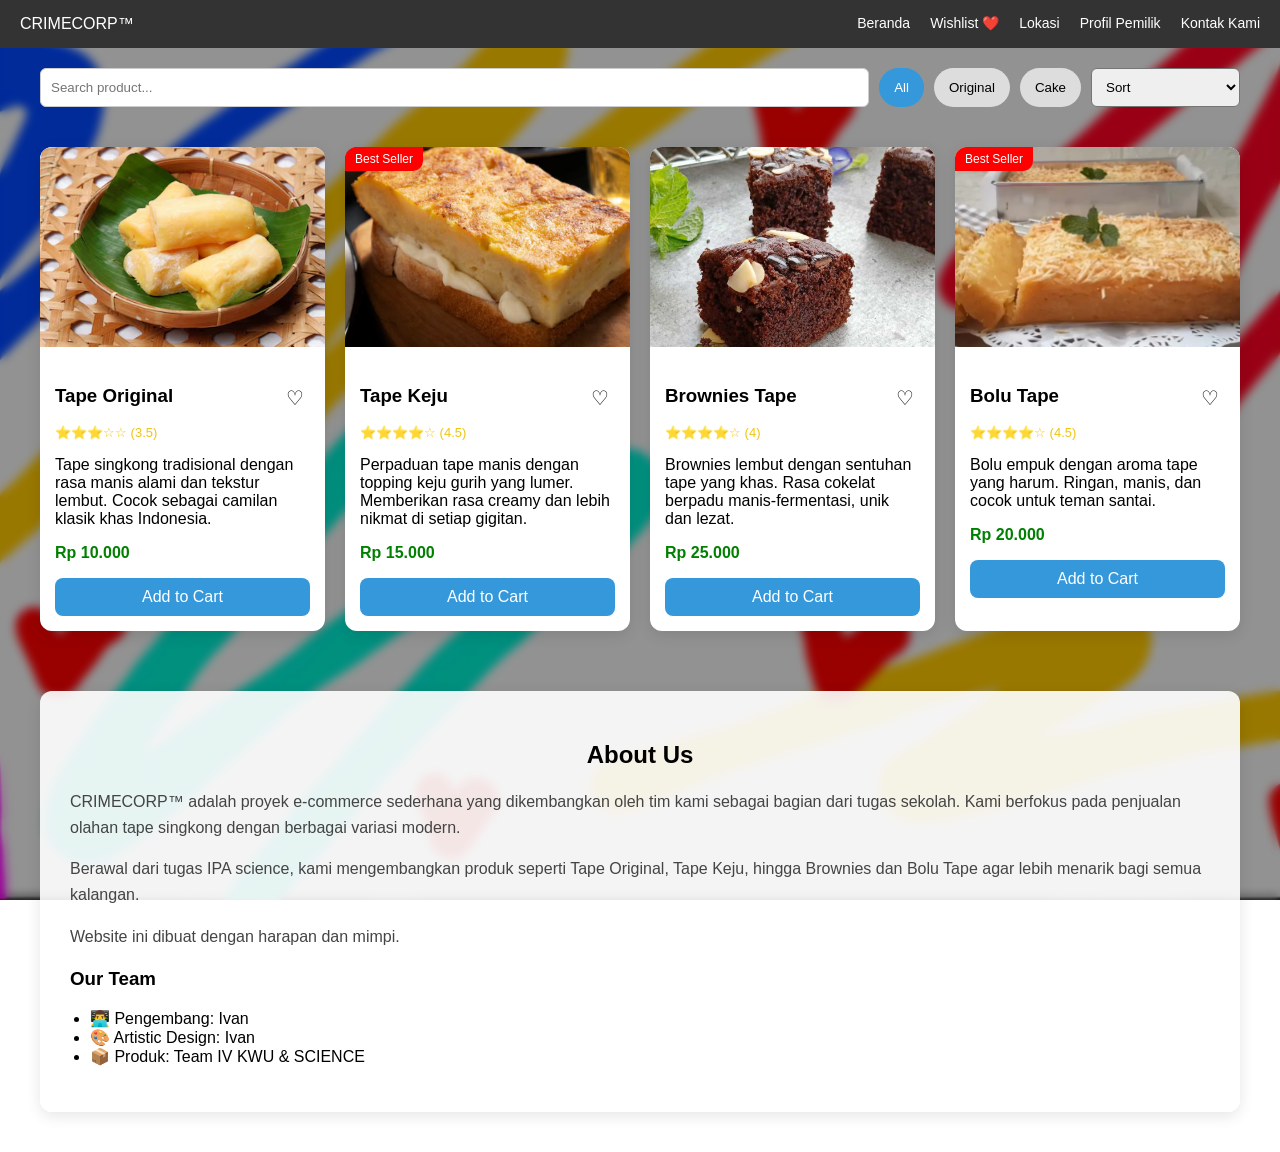
<file: index.html>
<!DOCTYPE html>
<html lang="en">
<head>
<meta charset="UTF-8">
<meta name="viewport" content="width=device-width, initial-scale=1.0">
<title>CRIMECORP-COMMERCE</title>
<link rel="stylesheet" href="2Live.css">

<style>
body {
    margin: 0;
    font-family: Arial;
    background: #f4f4f4;
}

/* Navbar */
.navbar {
    display: flex;
    justify-content: space-between;
    background: #333;
    padding: 15px 20px;
    color: white;
}

/* FILTER BAR */
.filter-bar {
    padding: 20px 40px;
    display: flex;
    gap: 10px;
    flex-wrap: wrap;
}

.filter-bar input {
    padding: 10px;
    border-radius: 6px;
    border: 1px solid #ccc;
    flex: 1;
}

/* Category buttons */
.category-btn {
    padding: 10px 15px;
    border: none;
    border-radius: 20px;
    background: #ddd;
    cursor: pointer;
}

.category-btn.active {
    background: #3498db;
    color: white;
}

/* Sort */
select {
    padding: 10px;
    border-radius: 6px;
}

/* GRID */
.container {
    padding: 20px 40px;
    display: grid;
    grid-template-columns: repeat(auto-fit, minmax(250px, 1fr));
    gap: 20px;
}

/* CARD */

.card {
    background: white;
    border-radius: 12px;
    overflow: hidden;
    box-shadow: 0 4px 15px rgba(0,0,0,0.1);
    transition: 0.3s;
}

.card:hover {
    transform: translateY(-5px) scale(1.02);
}

.card img {
    width: 100%;
    height: 200px;
    object-fit: cover;
}

.card-content {
    padding: 15px;
}

.card-price {
    color: green;
    font-weight: bold;
}

.card-btn {
    display: block;
    text-align: center;
    background: #3498db;
    color: white;
    padding: 10px;
    border-radius: 8px;
    text-decoration: none;
    margin-top: 10px;
}

.card-btn:hover {
    background: #2980b9;
}

/* NO RESULT */
#no-result {
    text-align: center;
    display: none;
    padding: 20px;
    font-weight: bold;
}
body {
    background: url("BG_img-TIK.jpg") no-repeat center center fixed;
    background-size: cover;
}
</style>
</head>

<body>

<!-- NAVBAR -->
<div class="navbar">
    <div class="logo">CRIMECORP™</div>

    <div class="nav-menu">
        <a href="Work2 copy.html">Beranda</a>
        <a href="Wish4list.html">Wishlist ❤️</a>
        <a href="https://www.google.com/maps/place/SMP+Muhammadiyah+2+Taman+%7C+Sekolah+SMP+Swasta+Islami+Terbaik,+Favorit,+Unggulan+di+Sidoarjo,+Surabaya+Jawa+Timur/@-7.344207,112.6940071,17z/data=!3m1!4b1!4m6!3m5!1s0x2dd7fcb6ba9e3181:0xd019f183504ca26d!8m2!3d-7.344207!4d112.696582!16s%2Fg%2F1jkw627z9?entry=ttu&g_ep=EgoyMDI2MDQyMC4wIKXMDSoASAFQAw%3D%3D">Lokasi</a>
        <a href="https://www.youtube.com/@Tavish-Finnegan">Profil Pemilik</a>
        <a href="https://discord.gg/gaqRz28hJv">Kontak Kami</a>
    </div>
</div>

<!-- FILTER BAR -->
<div class="filter-bar">

    <!-- Search -->
    <input type="text" id="search" placeholder="Search product...">

    <!-- Category buttons -->
    <button class="category-btn active" data-cat="all">All</button>
    <button class="category-btn" data-cat="original">Original</button>
    <button class="category-btn" data-cat="cake">Cake</button>

    <!-- Sort -->
    <select id="sort">
        <option value="default">Sort</option>
        <option value="low">Price Low → High</option>
        <option value="high">Price High → Low</option>
    </select>

</div>

<!-- PRODUCTS -->
<div class="container" id="product-list">

    <div class="card" data-category="original" data-price="10000">
        <img src="tape-atau-tapai-singkong-adalah-makanan-tradisional-camilan-dari-indonesia-yang-terbuat-dari-singkong-yang-difermentasi_431906-3157.avif">
        <div class="card-content">
            <h3 class="card-title">Tape Original
                <button class="wishlist-btn">♡</button>
            </h3>
            <p class="rating">⭐⭐⭐☆☆ (3.5)</p>
            <p>Tape singkong tradisional dengan rasa manis alami dan tekstur lembut. 
                Cocok sebagai camilan klasik khas Indonesia.</p>
            <p class="card-price">Rp 10.000</p>
            <a href="checkout2.html" class="card-btn">Add to Cart</a>
        </div>
    </div>

    <!-- CARD 3 -->
<div class="card" data-category="original" data-price="15000">
    <div class="badge">Best Seller</div>
    <img src="TapeKeju">
    <div class="card-content">
        <h3 class="card-title">Tape Keju
            <button class="wishlist-btn">♡</button>
        </h3>
        <p class="rating">⭐⭐⭐⭐☆ (4.5)</p>
        <p>Perpaduan tape manis dengan topping keju gurih yang lumer. 
            Memberikan rasa creamy dan lebih nikmat di setiap gigitan.</p>
        <p class="card-price">Rp 15.000</p>
        <a href="checkout4.html" class="card-btn">Add to Cart</a>
    </div>
</div>

<!-- CARD 4 -->
<div class="card" data-category="cake" data-price="25000">
    <img src="TapeBrownies">
    <div class="card-content">
        <h3 class="card-title">Brownies Tape
            <button class="wishlist-btn">♡</button>
        </h3>
        <p class="rating">⭐⭐⭐⭐☆ (4)</p>
        <p>Brownies lembut dengan sentuhan tape yang khas. 
            Rasa cokelat berpadu manis-fermentasi, unik dan lezat.</p>
        <p class="card-price">Rp 25.000</p>
        <a href="checkout5.html" class="card-btn">Add to Cart</a>
    </div>
</div>

    <div class="card" data-category="cake" data-price="20000">
        <div class="badge">Best Seller</div>
        <img src="tape bolu yes.webp">
        <div class="card-content">
            <h3 class="card-title">Bolu Tape
                <button class="wishlist-btn">♡</button>
            </h3>
            <p class="rating">⭐⭐⭐⭐☆ (4.5)</p>
            <p>Bolu empuk dengan aroma tape yang harum. 
                Ringan, manis, dan cocok untuk teman santai.</p>
            <p class="card-price">Rp 20.000</p>
            <a href="checkout3.html" class="card-btn">Add to Cart</a>
        </div>
    </div>

</div>

<div id="no-result">No products found 😢</div>

<section class="about">
    <h1 style="text-align: center;">About Us</h1>

    <p>
        CRIMECORP™ adalah proyek e-commerce sederhana yang dikembangkan oleh tim kami 
        sebagai bagian dari tugas sekolah. Kami berfokus pada penjualan olahan 
        tape singkong dengan berbagai variasi modern.
    </p>

    <p>
        Berawal dari tugas IPA science, kami mengembangkan produk seperti
        Tape Original, Tape Keju, hingga Brownies  dan Bolu Tape agar lebih 
        menarik bagi semua kalangan.
    </p>

    <p>
        Website ini dibuat dengan harapan dan mimpi.
    </p>

    <h3>Our Team</h3>
    <ul>
        <li>👨‍💻 Pengembang: Ivan</li>
        <li>🎨 Artistic Design: Ivan</li>
        <li>📦 Produk: Team IV KWU & SCIENCE</li>
    </ul>
</section>

<!-- SCRIPT -->
<script>
const search = document.getElementById("search");
const buttons = document.querySelectorAll(".category-btn");
const cards = document.querySelectorAll(".card");
const sort = document.getElementById("sort");
const container = document.getElementById("product-list");
const noResult = document.getElementById("no-result");

let currentCategory = "all";

/* FILTER */
function filterProducts() {
    let visibleCount = 0;

    cards.forEach(card => {
        const title = card.querySelector(".card-title").textContent.toLowerCase();
        const category = card.dataset.category;

        const matchSearch = title.includes(search.value.toLowerCase());
        const matchCategory = currentCategory === "all" || category === currentCategory;

        if (matchSearch && matchCategory) {
            card.style.display = "block";
            visibleCount++;
        } else {
            card.style.display = "none";
        }
    });

    noResult.style.display = visibleCount === 0 ? "block" : "none";
}

/* CATEGORY BUTTON */
buttons.forEach(btn => {
    btn.addEventListener("click", () => {
        buttons.forEach(b => b.classList.remove("active"));
        btn.classList.add("active");

        currentCategory = btn.dataset.cat;
        filterProducts();
    });
});

/* SEARCH */
search.addEventListener("input", filterProducts);

/* SORT */
sort.addEventListener("change", () => {
    const sorted = Array.from(cards).sort((a, b) => {
        const priceA = parseInt(a.dataset.price);
        const priceB = parseInt(b.dataset.price);

        if (sort.value === "low") return priceA - priceB;
        if (sort.value === "high") return priceB - priceA;
        return 0;
    });

    sorted.forEach(card => container.appendChild(card));
});

// WISHLIST SYSTEM
const wishlistButtons = document.querySelectorAll(".wishlist-btn");

// Load saved wishlist
let wishlist = JSON.parse(localStorage.getItem("wishlist")) || [];

wishlistButtons.forEach((btn, index) => {
    const card = btn.closest(".card");
    const title = card.querySelector(".card-title").textContent;

    // Check if already saved
    if (wishlist.includes(title)) {
        btn.classList.add("active");
        btn.textContent = "♥";
    }

    btn.addEventListener("click", () => {
        if (wishlist.includes(title)) {
            // Remove
            wishlist = wishlist.filter(item => item !== title);
            btn.classList.remove("active");
            btn.textContent = "♡";
        } else {
            // Add
            wishlist.push(title);
            btn.classList.add("active");
            btn.textContent = "♥";
        }

        localStorage.setItem("wishlist", JSON.stringify(wishlist));
    });
});

</script>

</body>
</html>
</file>
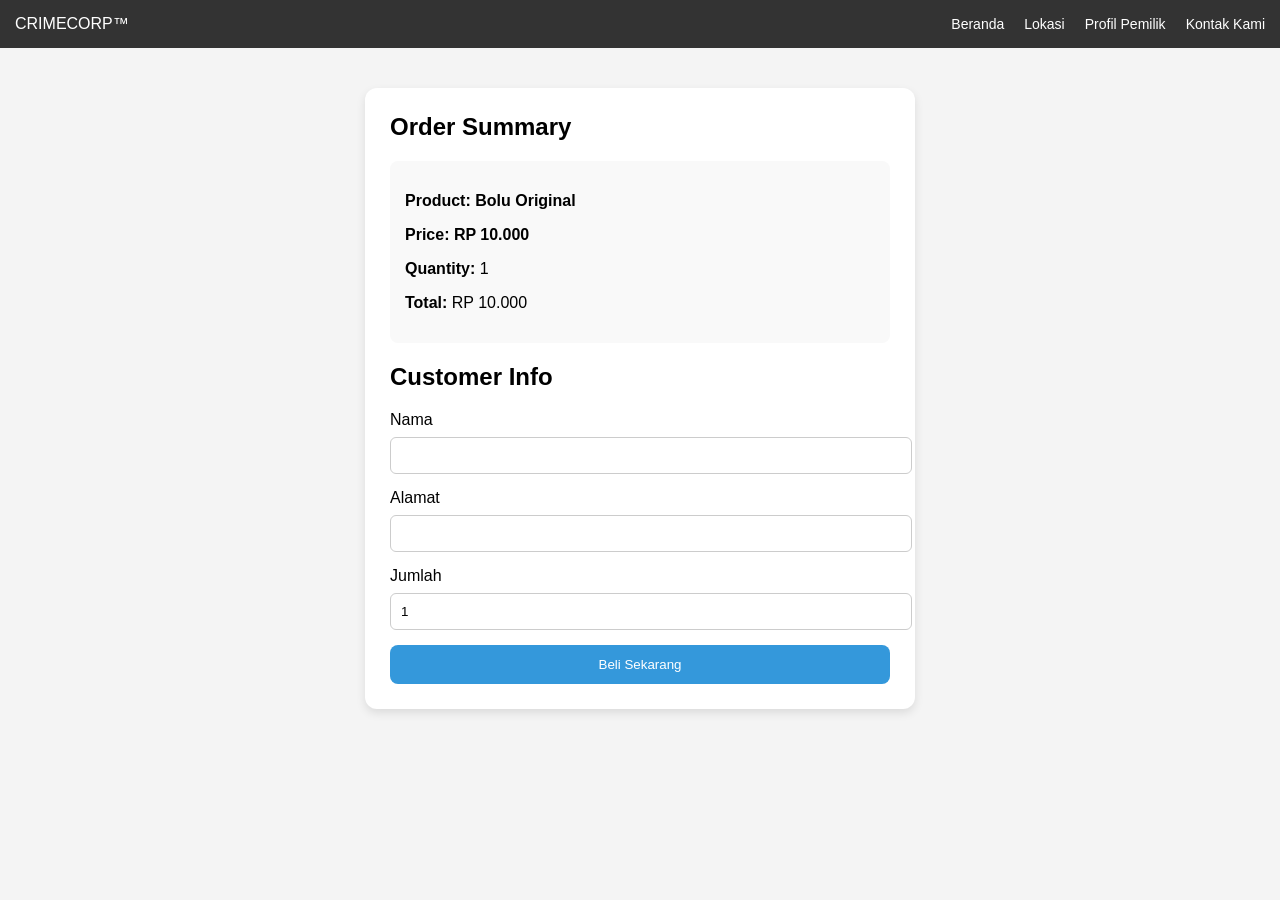
<file: checkout2.html>
<!DOCTYPE html>
<html lang="en">
<head>
<meta charset="UTF-8">
<meta name="viewport" content="width=device-width, initial-scale=1.0">
<title>Checkout - CRIMECORP</title>
<link rel="stylesheet" href="3live.css">

<style>
body {
    margin: 0;
    font-family: Arial;
    background: #f4f4f4;
}

/* Navbar */
.navbar {
    background: #333;
    color: white;
    padding: 15px;
}

/* Layout */
.checkout-container {
    max-width: 500px;
    margin: 40px auto;
    background: white;
    padding: 25px;
    border-radius: 12px;
    box-shadow: 0 4px 10px rgba(0,0,0,0.1);
}

/* Text */
h2 {
    margin-top: 0;
}

/* Inputs */
input {
    width: 100%;
    padding: 10px;
    margin: 8px 0 15px;
    border-radius: 6px;
    border: 1px solid #ccc;
}

/* Button */
button {
    width: 100%;
    padding: 12px;
    background: #3498db;
    color: white;
    border: none;
    border-radius: 8px;
    cursor: pointer;
}

button:hover {
    background: #2980b9;
}

/* Price box */
.summary {
    background: #f9f9f9;
    padding: 15px;
    border-radius: 8px;
    margin-bottom: 20px;
}
</style>
</head>

<body>
<!-- NAVBAR -->
<div class="navbar">
    <div class="logo">CRIMECORP™</div>

    <div class="nav-menu">
        <a href="index.html">Beranda</a>
        <a href="https://www.google.com/maps/place/SMP+Muhammadiyah+2+Taman+%7C+Sekolah+SMP+Swasta+Islami+Terbaik,+Favorit,+Unggulan+di+Sidoarjo,+Surabaya+Jawa+Timur/@-7.344207,112.6940071,17z/data=!3m1!4b1!4m6!3m5!1s0x2dd7fcb6ba9e3181:0xd019f183504ca26d!8m2!3d-7.344207!4d112.696582!16s%2Fg%2F1jkw627z9?entry=ttu&g_ep=EgoyMDI2MDQyMC4wIKXMDSoASAFQAw%3D%3D">Lokasi</a>
        <a href="https://www.youtube.com/@Tavish-Finnegan">Profil Pemilik</a>
        <a href="https://discord.gg/gaqRz28hJv">Kontak Kami</a>
    </div>
</div>

<div class="checkout-container">

    <h2>Order Summary</h2>

    <div class="summary">
        <p><strong>Product: Bolu Original</strong><span id="product-name"></span></p>
        <p><strong>Price: RP 10.000</strong></p>
        <p><strong>Quantity:</strong> <span id="qty">1</span></p>
        <p><strong>Total:</strong> RP 10.000</p>
    </div>

    <h2>Customer Info</h2>

    <form onsubmit="return orderSuccess()">
        <label>Nama</label>
        <input type="text" required>

        <label>Alamat</label>
        <input type="text" required>

        <label>Jumlah</label>
        <input type="number" id="quantity" value="1" min="1" max="1" required>

        <button type="submit">Beli Sekarang</button>
    </form>

</div>

<script>
// Get URL data
const params = new URLSearchParams(window.location.search);
const name = params.get("name");
const price = parseInt(params.get("price"));

// Set product info
document.getElementById("product-name").textContent = name;
document.getElementById("product-price").textContent = price;

// Quantity logic
const qtyInput = document.getElementById("quantity");
const qtyText = document.getElementById("qty");
const totalText = document.getElementById("total");

function updateTotal() {
    let qty = parseInt(qtyInput.value);
    qtyText.textContent = qty;
    totalText.textContent = price * qty;
}

// Initial
updateTotal();

// Update on change
qtyInput.addEventListener("input", updateTotal);

// Fake success
function orderSuccess() {
    alert("Pesanan berhasil dibuat!");
    return false;
}
</script>

</body>
</html>
</file>
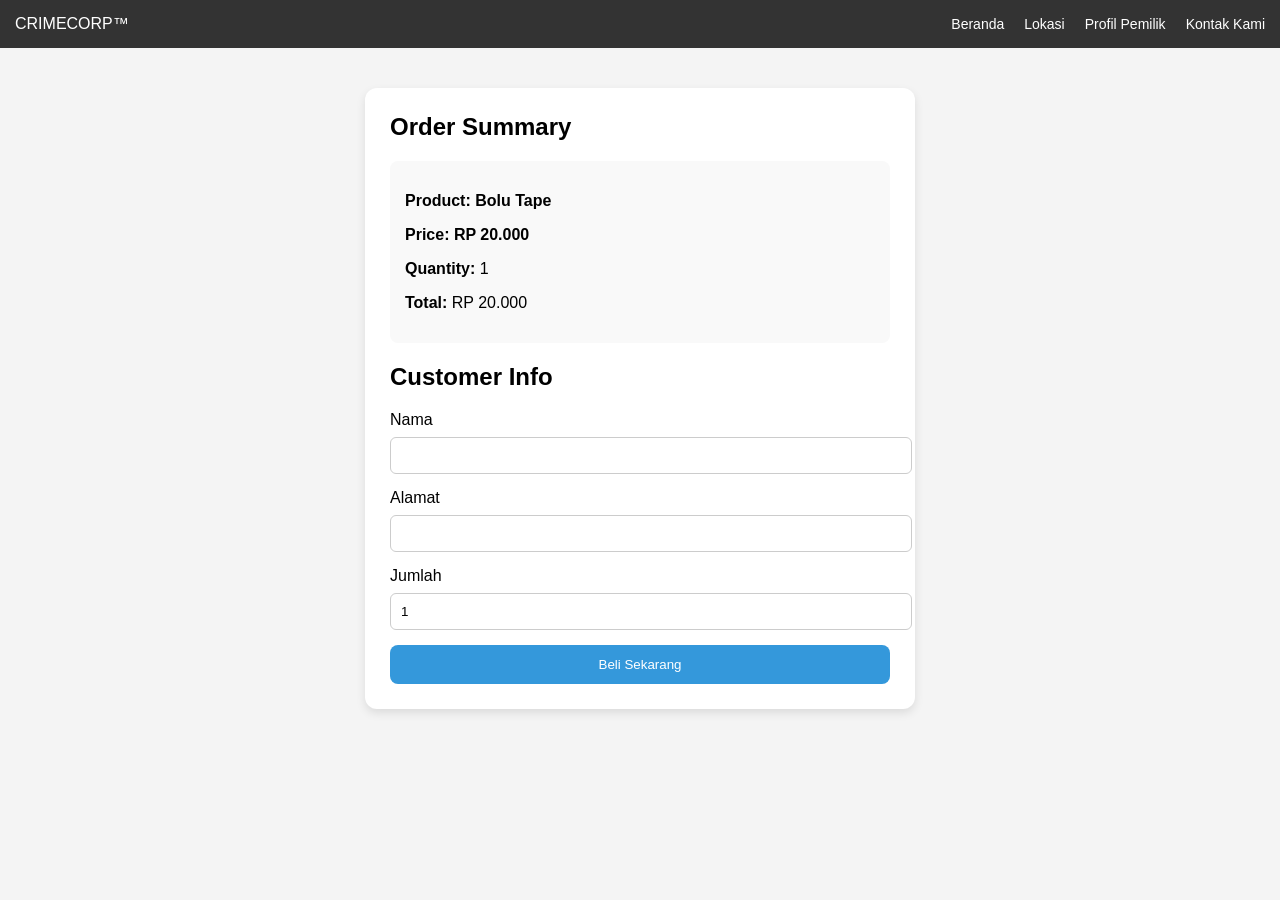
<file: checkout3.html>
<!DOCTYPE html>
<html lang="en">
<head>
<meta charset="UTF-8">
<meta name="viewport" content="width=device-width, initial-scale=1.0">
<title>Checkout - CRIMECORP</title>
<link rel="stylesheet" href="3live.css">

<style>
body {
    margin: 0;
    font-family: Arial;
    background: #f4f4f4;
}

/* Navbar */
.navbar {
    background: #333;
    color: white;
    padding: 15px;
}

/* Layout */
.checkout-container {
    max-width: 500px;
    margin: 40px auto;
    background: white;
    padding: 25px;
    border-radius: 12px;
    box-shadow: 0 4px 10px rgba(0,0,0,0.1);
}

/* Text */
h2 {
    margin-top: 0;
}

/* Inputs */
input {
    width: 100%;
    padding: 10px;
    margin: 8px 0 15px;
    border-radius: 6px;
    border: 1px solid #ccc;
}

/* Button */
button {
    width: 100%;
    padding: 12px;
    background: #3498db;
    color: white;
    border: none;
    border-radius: 8px;
    cursor: pointer;
}

button:hover {
    background: #2980b9;
}

/* Price box */
.summary {
    background: #f9f9f9;
    padding: 15px;
    border-radius: 8px;
    margin-bottom: 20px;
}
</style>
</head>

<body>

<!-- NAVBAR -->
<div class="navbar">
    <div class="logo">CRIMECORP™</div>

    <div class="nav-menu">
        <a href="index.html">Beranda</a>
        <a href="https://www.google.com/maps/place/SMP+Muhammadiyah+2+Taman+%7C+Sekolah+SMP+Swasta+Islami+Terbaik,+Favorit,+Unggulan+di+Sidoarjo,+Surabaya+Jawa+Timur/@-7.344207,112.6940071,17z/data=!3m1!4b1!4m6!3m5!1s0x2dd7fcb6ba9e3181:0xd019f183504ca26d!8m2!3d-7.344207!4d112.696582!16s%2Fg%2F1jkw627z9?entry=ttu&g_ep=EgoyMDI2MDQyMC4wIKXMDSoASAFQAw%3D%3D">Lokasi</a>
        <a href="https://www.youtube.com/@Tavish-Finnegan">Profil Pemilik</a>
        <a href="https://discord.gg/gaqRz28hJv">Kontak Kami</a>
    </div>
</div>

<div class="checkout-container">

    <h2>Order Summary</h2>

    <div class="summary">
        <p><strong>Product: Bolu Tape</strong><span id="product-name"></span></p>
        <p><strong>Price: RP 20.000</strong></p>
        <p><strong>Quantity:</strong> <span id="qty">1</span></p>
        <p><strong>Total:</strong> RP 20.000</p>
    </div>

    <h2>Customer Info</h2>

    <form onsubmit="return orderSuccess()">
        <label>Nama</label>
        <input type="text" required>

        <label>Alamat</label>
        <input type="text" required>

        <label>Jumlah</label>
        <input type="number" id="quantity" value="1" min="1" max="1" required>

        <button type="submit">Beli Sekarang</button>
    </form>

</div>

<script>
// Get URL data
const params = new URLSearchParams(window.location.search);
const name = params.get("name");
const price = parseInt(params.get("price"));

// Set product info
document.getElementById("product-name").textContent = name;
document.getElementById("product-price").textContent = price;

// Quantity logic
const qtyInput = document.getElementById("quantity");
const qtyText = document.getElementById("qty");
const totalText = document.getElementById("total");

function updateTotal() {
    let qty = parseInt(qtyInput.value);
    qtyText.textContent = qty;
    totalText.textContent = price * qty;
}

// Initial
updateTotal();

// Update on change
qtyInput.addEventListener("input", updateTotal);

// Fake success
function orderSuccess() {
    alert("Pesanan berhasil dibuat!");
    return false;
}
</script>

</body>
</html>
</file>
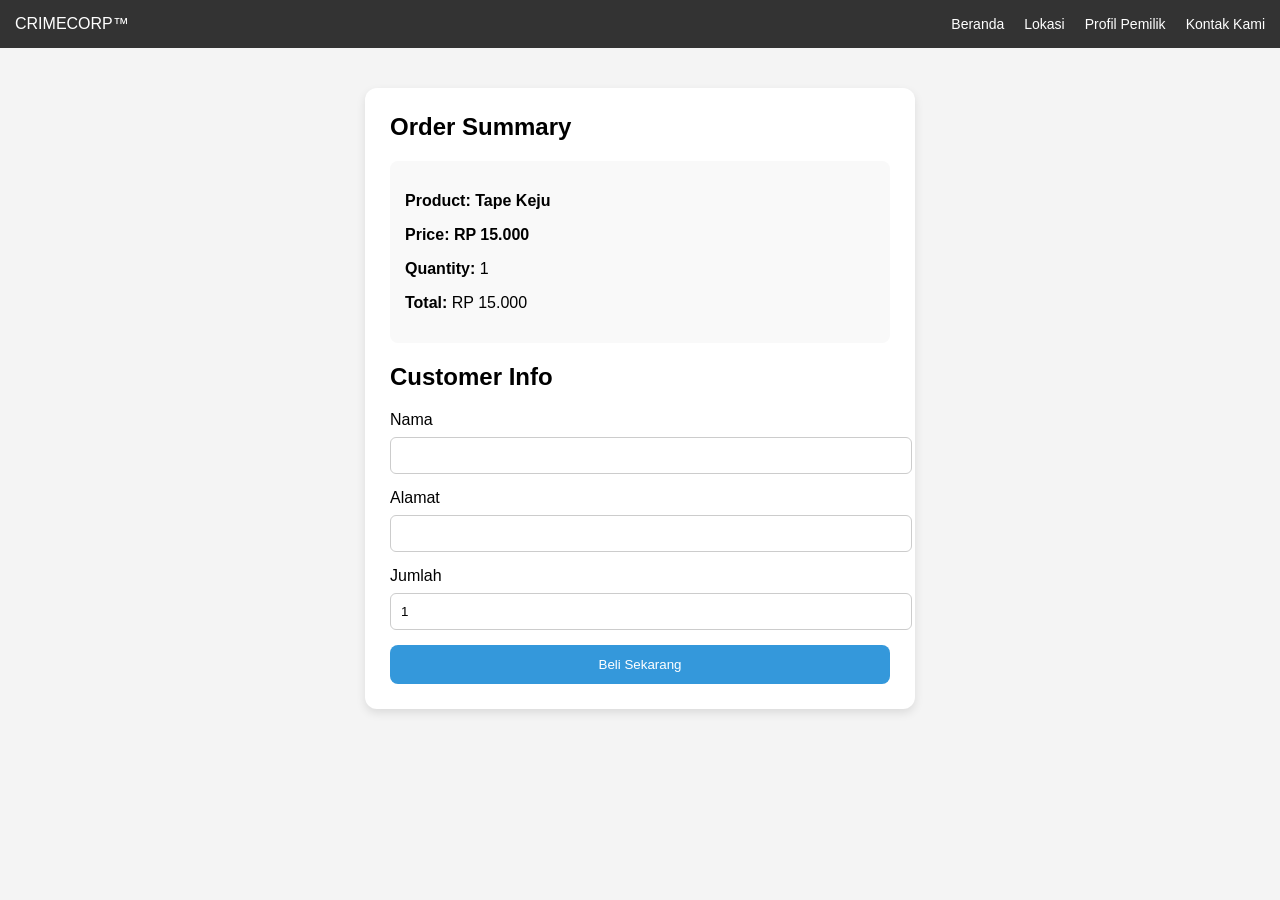
<file: checkout4.html>
<!DOCTYPE html>
<html lang="en">
<head>
<meta charset="UTF-8">
<meta name="viewport" content="width=device-width, initial-scale=1.0">
<title>Checkout - CRIMECORP</title>
<link rel="stylesheet" href="3live.css">

<style>
body {
    margin: 0;
    font-family: Arial;
    background: #f4f4f4;
}

/* Navbar */
.navbar {
    background: #333;
    color: white;
    padding: 15px;
}

/* Layout */
.checkout-container {
    max-width: 500px;
    margin: 40px auto;
    background: white;
    padding: 25px;
    border-radius: 12px;
    box-shadow: 0 4px 10px rgba(0,0,0,0.1);
}

/* Text */
h2 {
    margin-top: 0;
}

/* Inputs */
input {
    width: 100%;
    padding: 10px;
    margin: 8px 0 15px;
    border-radius: 6px;
    border: 1px solid #ccc;
}

/* Button */
button {
    width: 100%;
    padding: 12px;
    background: #3498db;
    color: white;
    border: none;
    border-radius: 8px;
    cursor: pointer;
}

button:hover {
    background: #2980b9;
}

/* Price box */
.summary {
    background: #f9f9f9;
    padding: 15px;
    border-radius: 8px;
    margin-bottom: 20px;
}
</style>
</head>

<body>

<!-- NAVBAR -->
<div class="navbar">
    <div class="logo">CRIMECORP™</div>

    <div class="nav-menu">
        <a href="index.html">Beranda</a>
        <a href="https://www.google.com/maps/place/SMP+Muhammadiyah+2+Taman+%7C+Sekolah+SMP+Swasta+Islami+Terbaik,+Favorit,+Unggulan+di+Sidoarjo,+Surabaya+Jawa+Timur/@-7.344207,112.6940071,17z/data=!3m1!4b1!4m6!3m5!1s0x2dd7fcb6ba9e3181:0xd019f183504ca26d!8m2!3d-7.344207!4d112.696582!16s%2Fg%2F1jkw627z9?entry=ttu&g_ep=EgoyMDI2MDQyMC4wIKXMDSoASAFQAw%3D%3D">Lokasi</a>
        <a href="https://www.youtube.com/@Tavish-Finnegan">Profil Pemilik</a>
        <a href="https://discord.gg/gaqRz28hJv">Kontak Kami</a>
    </div>
</div>

<div class="checkout-container">

    <h2>Order Summary</h2>

    <div class="summary">
        <p><strong>Product: Tape Keju</strong><span id="product-name"></span></p>
        <p><strong>Price: RP 15.000</strong></p>
        <p><strong>Quantity:</strong> <span id="qty">1</span></p>
        <p><strong>Total:</strong> RP 15.000</p>
    </div>

    <h2>Customer Info</h2>

    <form onsubmit="return orderSuccess()">
        <label>Nama</label>
        <input type="text" required>

        <label>Alamat</label>
        <input type="text" required>

        <label>Jumlah</label>
        <input type="number" id="quantity" value="1" min="1" max="1" required>

        <button type="submit">Beli Sekarang</button>
    </form>

</div>

<script>
// Get URL data
const params = new URLSearchParams(window.location.search);
const name = params.get("name");
const price = parseInt(params.get("price"));

// Set product info
document.getElementById("product-name").textContent = name;
document.getElementById("product-price").textContent = price;

// Quantity logic
const qtyInput = document.getElementById("quantity");
const qtyText = document.getElementById("qty");
const totalText = document.getElementById("total");

function updateTotal() {
    let qty = parseInt(qtyInput.value);
    qtyText.textContent = qty;
    totalText.textContent = price * qty;
}

// Initial
updateTotal();

// Update on change
qtyInput.addEventListener("input", updateTotal);

// Fake success
function orderSuccess() {
    alert("Pesanan berhasil dibuat!");
    return false;
}
</script>

</body>
</html>
</file>
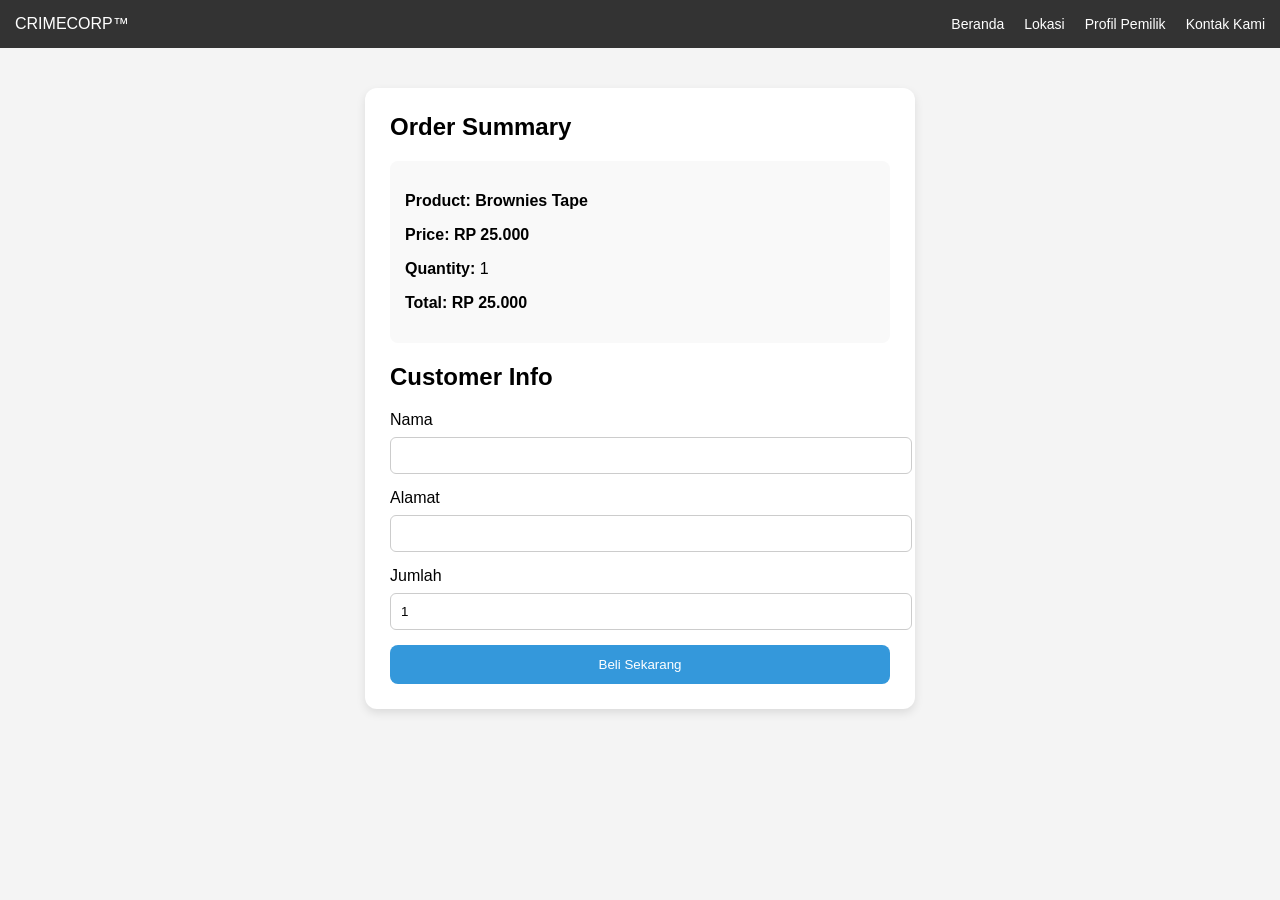
<file: checkout5.html>
<!DOCTYPE html>
<html lang="en">
<head>
<meta charset="UTF-8">
<meta name="viewport" content="width=device-width, initial-scale=1.0">
<title>Checkout - CRIMECORP</title>
<link rel="stylesheet" href="3live.css">

<style>
body {
    margin: 0;
    font-family: Arial;
    background: #f4f4f4;
}

/* Navbar */
.navbar {
    background: #333;
    color: white;
    padding: 15px;
}

/* Layout */
.checkout-container {
    max-width: 500px;
    margin: 40px auto;
    background: white;
    padding: 25px;
    border-radius: 12px;
    box-shadow: 0 4px 10px rgba(0,0,0,0.1);
}

/* Text */
h2 {
    margin-top: 0;
}

/* Inputs */
input {
    width: 100%;
    padding: 10px;
    margin: 8px 0 15px;
    border-radius: 6px;
    border: 1px solid #ccc;
}

/* Button */
button {
    width: 100%;
    padding: 12px;
    background: #3498db;
    color: white;
    border: none;
    border-radius: 8px;
    cursor: pointer;
}

button:hover {
    background: #2980b9;
}

/* Price box */
.summary {
    background: #f9f9f9;
    padding: 15px;
    border-radius: 8px;
    margin-bottom: 20px;
}
</style>
</head>

<body>

<!-- NAVBAR -->
<div class="navbar">
    <div class="logo">CRIMECORP™</div>

    <div class="nav-menu">
        <a href="index.html">Beranda</a>
        <a href="https://www.google.com/maps/place/SMP+Muhammadiyah+2+Taman+%7C+Sekolah+SMP+Swasta+Islami+Terbaik,+Favorit,+Unggulan+di+Sidoarjo,+Surabaya+Jawa+Timur/@-7.344207,112.6940071,17z/data=!3m1!4b1!4m6!3m5!1s0x2dd7fcb6ba9e3181:0xd019f183504ca26d!8m2!3d-7.344207!4d112.696582!16s%2Fg%2F1jkw627z9?entry=ttu&g_ep=EgoyMDI2MDQyMC4wIKXMDSoASAFQAw%3D%3D">Lokasi</a>
        <a href="https://www.youtube.com/@Tavish-Finnegan">Profil Pemilik</a>
        <a href="https://discord.gg/gaqRz28hJv">Kontak Kami</a>
    </div>
</div>

<div class="checkout-container">

    <h2>Order Summary</h2>

    <div class="summary">
        <p><strong>Product: Brownies Tape</strong><span id="product-name"></span></p>
        <p><strong>Price: RP 25.000</strong></p>
        <p><strong>Quantity:</strong> <span id="qty">1</span></p>
        <p><strong>Total: RP 25.000</strong></p>
    </div>

    <h2>Customer Info</h2>

    <form onsubmit="return orderSuccess()">
        <label>Nama</label>
        <input type="text" required>

        <label>Alamat</label>
        <input type="text" required>

        <label>Jumlah</label>
        <input type="number" id="quantity" value="1" min="1" max="1" required>

        <button type="submit">Beli Sekarang</button>
    </form>

</div>

<script>
// Get URL data
const params = new URLSearchParams(window.location.search);
const name = params.get("name");
const price = parseInt(params.get("price"));

// Set product info
document.getElementById("product-name").textContent = name;
document.getElementById("product-price").textContent = price;

// Quantity logic
const qtyInput = document.getElementById("quantity");
const qtyText = document.getElementById("qty");
const totalText = document.getElementById("total");

function updateTotal() {
    let qty = parseInt(qtyInput.value);
    qtyText.textContent = qty;
    totalText.textContent = price * qty;
}

// Initial
updateTotal();

// Update on change
qtyInput.addEventListener("input", updateTotal);

// Fake success
function orderSuccess() {
    alert("Pesanan berhasil dibuat!");
    return false;
}
</script>

</body>
</html>
</file>
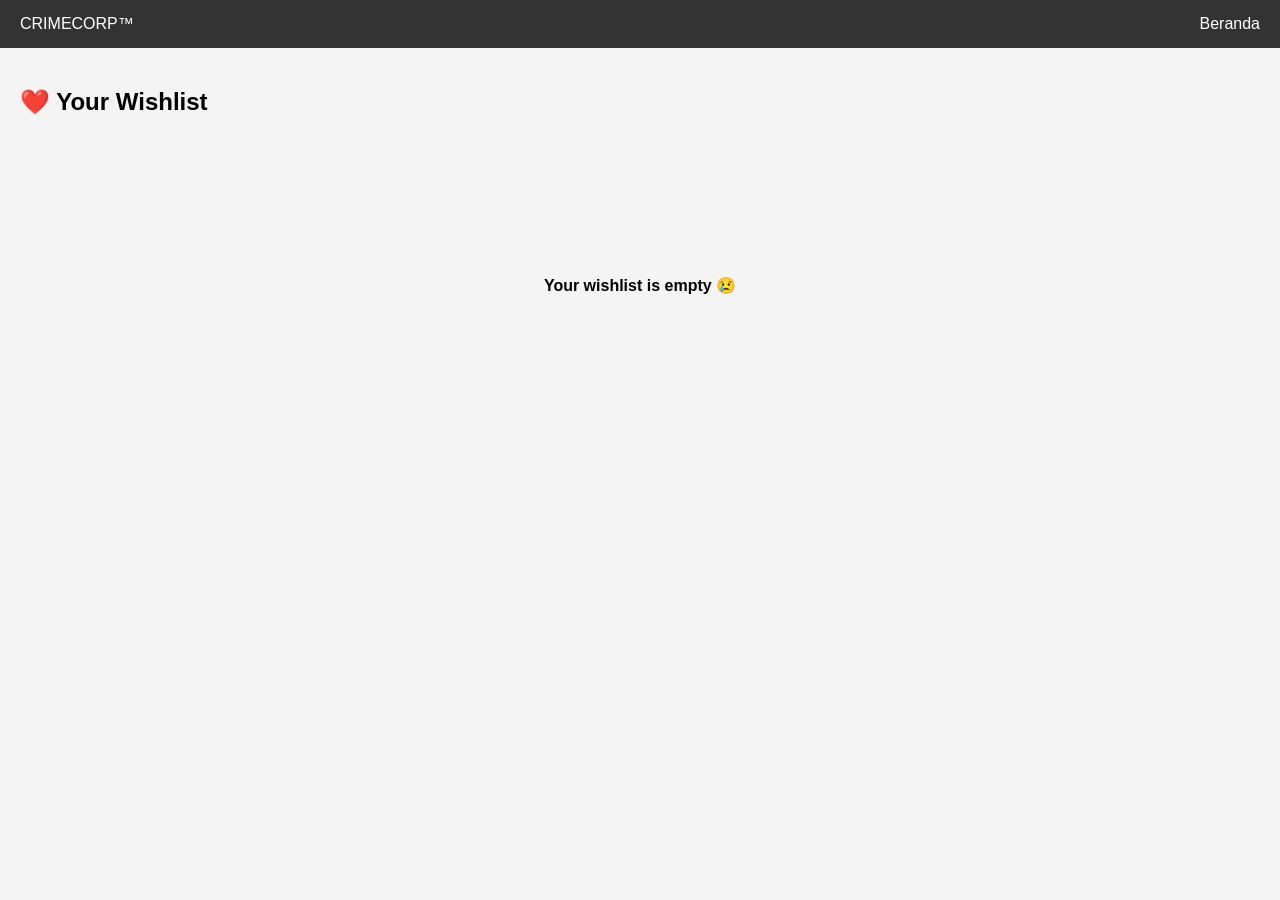
<file: Wish4list.html>
<!DOCTYPE html>
<html lang="en">
<head>
<meta charset="UTF-8">
<meta name="viewport" content="width=device-width, initial-scale=1.0">
<title>Wishlist - CRIMECORP</title>

<style>
body {
    margin: 0;
    font-family: Arial;
    background: #f4f4f4;
}

/* Navbar */
.navbar {
    display: flex;
    justify-content: space-between;
    background: #333;
    padding: 15px 20px;
    color: white;
}

.nav-menu a {
    color: white;
    margin-left: 15px;
    text-decoration: none;
}

/* Container */
.container {
    padding: 40px;
    display: grid;
    grid-template-columns: repeat(auto-fit, minmax(250px, 1fr));
    gap: 20px;
}

/* Card */
.card {
    background: white;
    padding: 15px;
    border-radius: 10px;
    box-shadow: 0 4px 10px rgba(0,0,0,0.1);
}

.card h3 {
    margin: 0 0 10px;
}

/* Remove button */
.remove-btn {
    background: red;
    color: white;
    border: none;
    padding: 8px;
    border-radius: 6px;
    cursor: pointer;
}

/* Empty */
#empty {
    text-align: center;
    padding: 40px;
    font-weight: bold;
}
</style>
</head>

<body>

<!-- NAVBAR -->
<div class="navbar">
    <div>CRIMECORP™</div>
    <div class="nav-menu">
        <a href="index.html">Beranda</a>
    </div>
</div>

<h2 style="padding:20px;">❤️ Your Wishlist</h2>

<div class="container" id="wishlist-container"></div>

<div id="empty">Your wishlist is empty 😢</div>

<script>
let wishlist = JSON.parse(localStorage.getItem("wishlist")) || [];

const container = document.getElementById("wishlist-container");
const emptyText = document.getElementById("empty");

function renderWishlist() {
    container.innerHTML = "";

    if (wishlist.length === 0) {
        emptyText.style.display = "block";
        return;
    }

    emptyText.style.display = "none";

    wishlist.forEach((item, index) => {
        const card = document.createElement("div");
        card.className = "card";

        card.innerHTML = `
            <h3>${item}</h3>
            <button class="remove-btn" onclick="removeItem(${index})">Remove</button>
        `;

        container.appendChild(card);
    });
}

function removeItem(index) {
    wishlist.splice(index, 1);
    localStorage.setItem("wishlist", JSON.stringify(wishlist));
    renderWishlist();
}

renderWishlist();
</script>

</body>
</html>
</file>
<file: 2Live.css>
.container {
    grid-template-columns: repeat(auto-fit, minmax(200px, 1fr));
}
.card img {
    width: 100%;
    aspect-ratio: 4 / 3;
    object-fit: cover;
}
.nav-menu {
    display: flex;
    gap: 20px;
}

.nav-menu a {
    color: white;
    text-decoration: none;
    font-size: 14px;
}

.nav-menu a:hover {
    color: #00bcd4;
}
.wishlist-btn {
    background: none;
    border: none;
    font-size: 20px;
    cursor: pointer;
    float: right;
}

.wishlist-btn.active {
    color: red;
}
body::before {
    content: "";
    position: fixed;
    inset: 0;
    background: rgba(0,0,0,0.4); /* adjust 0.3–0.6 */
    z-index: -1;
}
body {
    margin: 0;
    font-family: Arial;

    background: url("your-image.jpg") no-repeat center center fixed;
    background-size: cover;
}

/* BLUR LAYER */
body::after {
    content: "";
    position: fixed;
    inset: 0;
    backdrop-filter: blur(5px);
    z-index: -1;
}
.card {
    background: rgba(255,255,255,0.85);
    backdrop-filter: blur(10px);

    border-radius: 12px;
    overflow: hidden;

    box-shadow: 0 8px 25px rgba(0,0,0,0.2);
    transition: 0.3s;
}
.rating {
    font-size: 13px;
    color: #f1c40f;
}
.badge {
    position: absolute;
    background: red;
    color: white;
    padding: 5px 10px;
    font-size: 12px;
    border-radius: 0 0 10px 0;
}
.card {
    position: relative;
}
.about {
    margin: 40px;
    padding: 30px;

    background: rgba(255,255,255,0.9);
    border-radius: 12px;

    box-shadow: 0 4px 15px rgba(0,0,0,0.1);
}

.about h2 {
    margin-top: 0;
}

.about p {
    color: #444;
    line-height: 1.6;
}

.about ul {
    padding-left: 20px;
}
</file>
<file: 3live.css>
.navbar {
    display: flex;
    justify-content: space-between;
    align-items: center; /* THIS fixes vertical alignment */
    background: #333;
    padding: 15px 20px;
    color: white;
}

.nav-menu {
    display: flex;
    gap: 20px;
}

.nav-menu a {
    color: white;
    text-decoration: none;
    font-size: 14px;
}

.nav-menu a:hover {
    color: #00bcd4;
}
</file>
